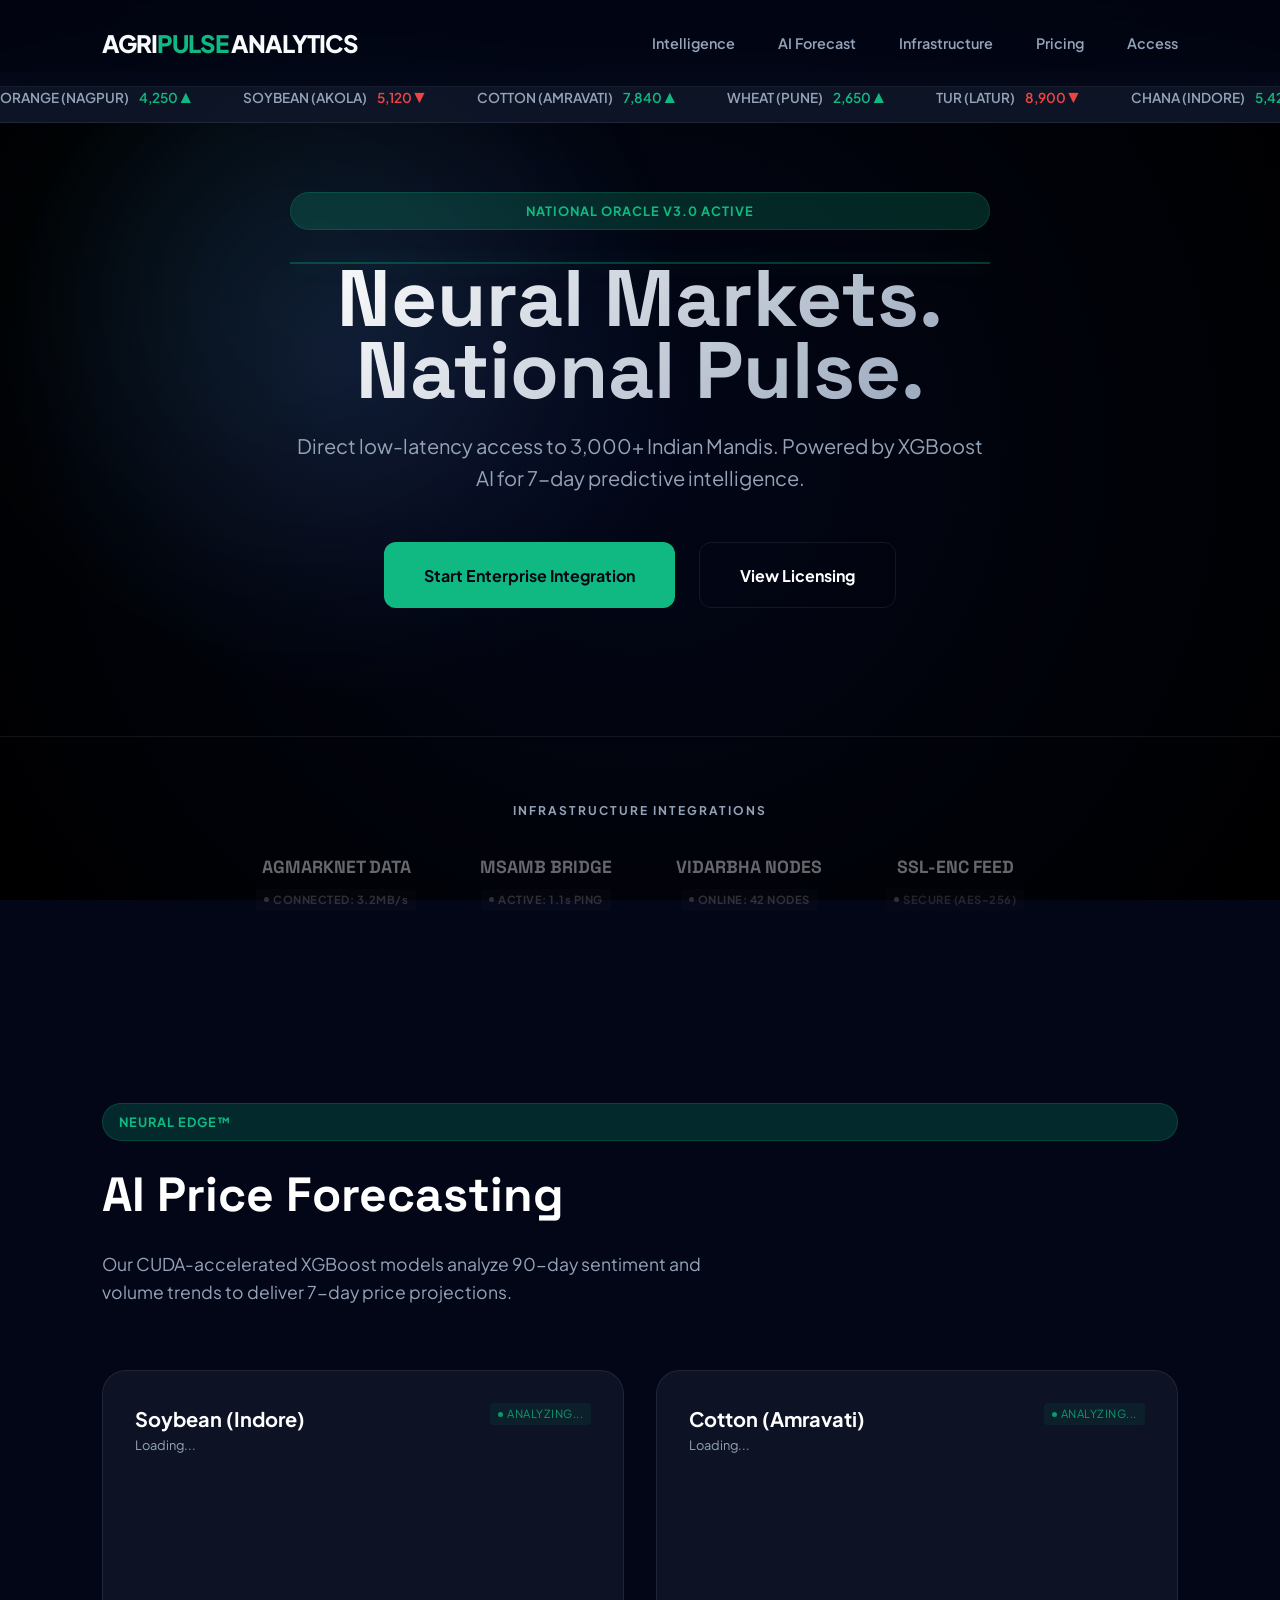
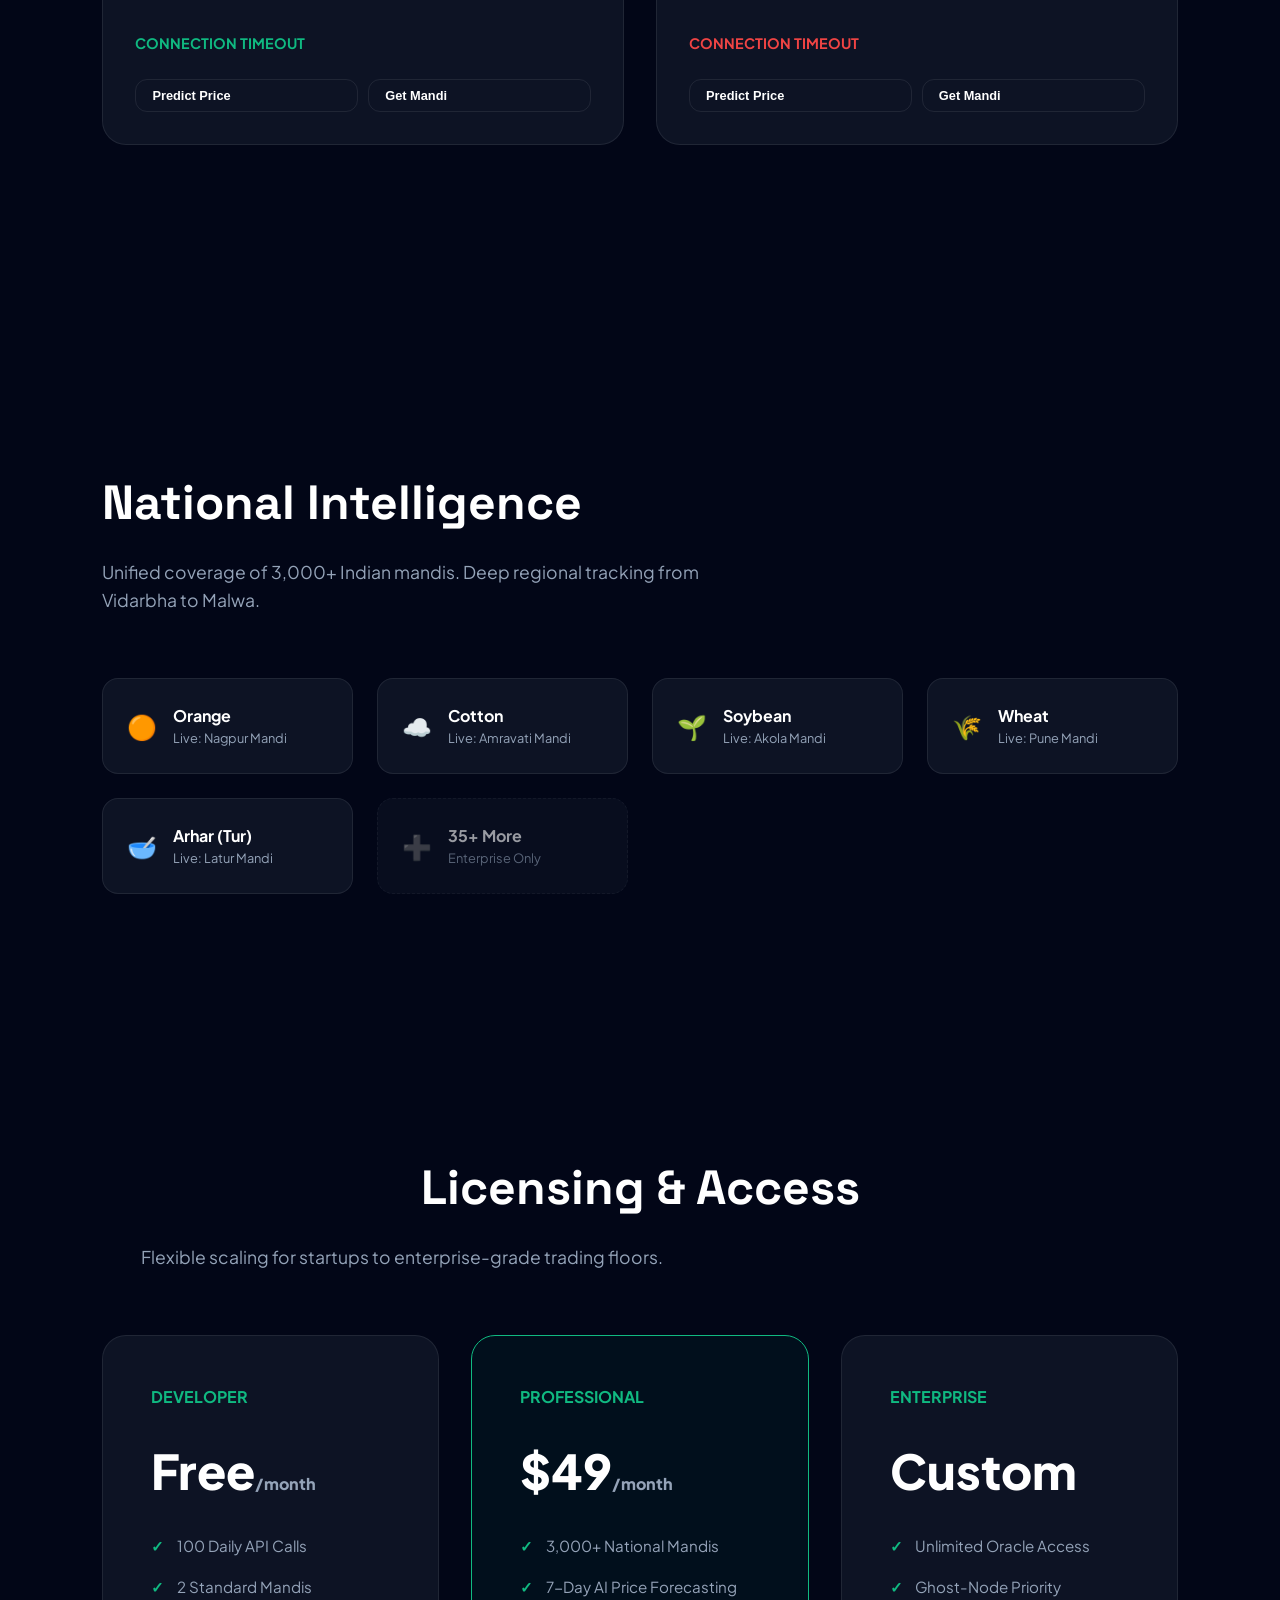
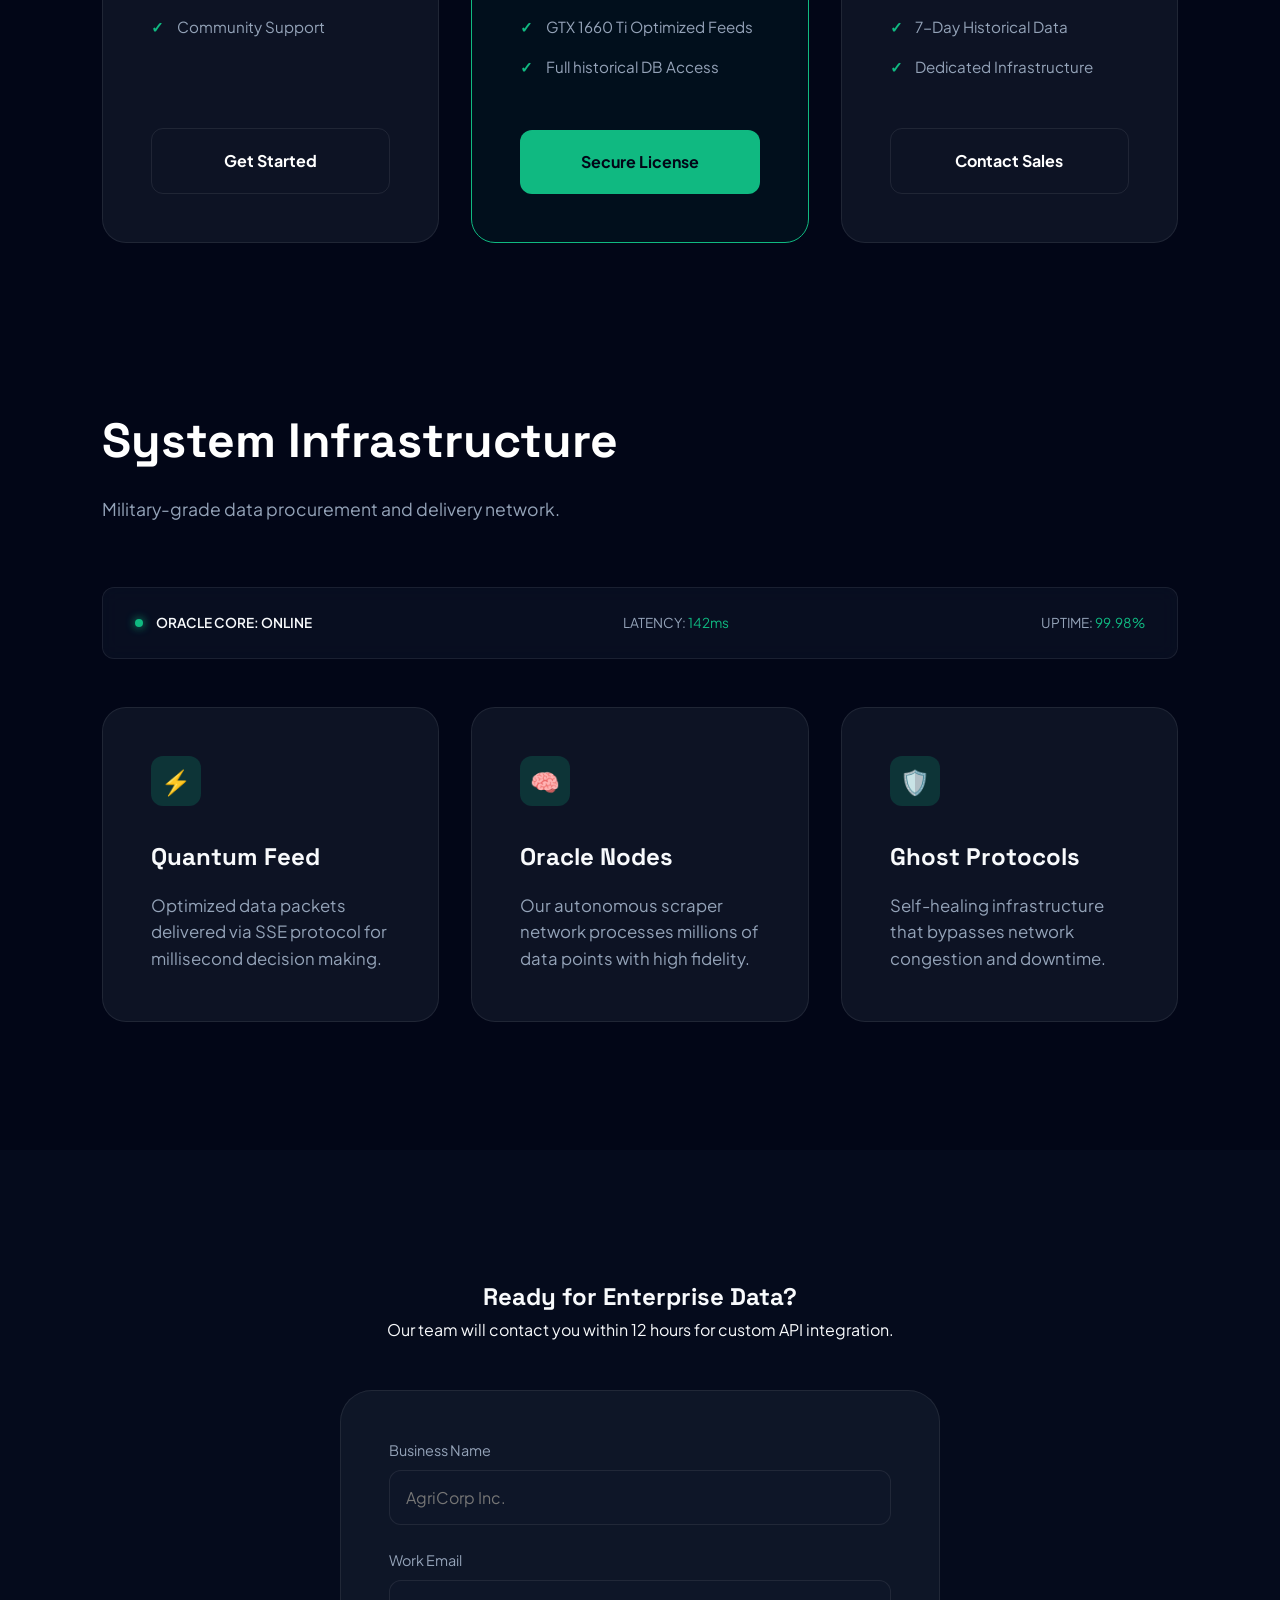
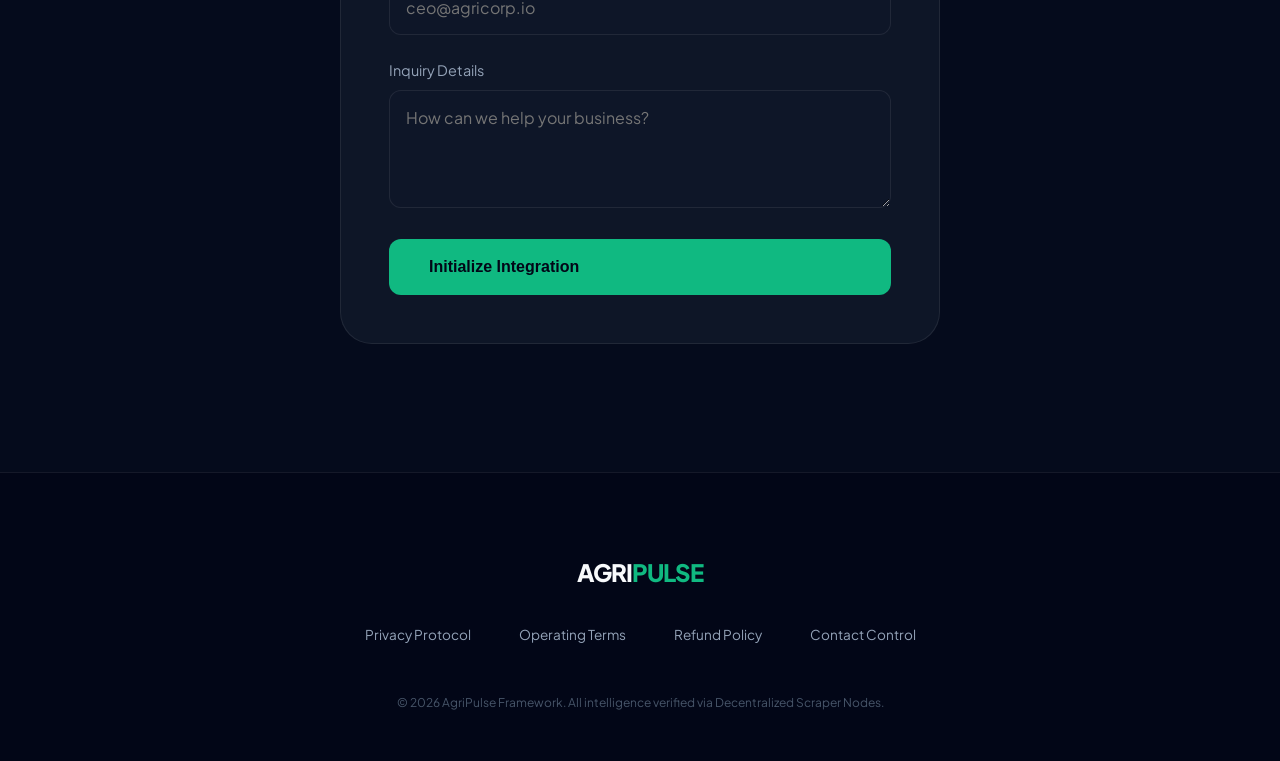
<file: index.html>
<!DOCTYPE html>
<html lang="en">

<head>
    <meta charset="UTF-8">
    <meta name="viewport" content="width=device-width, initial-scale=1.0">
    <title>AgriPulse | Quantum Mandi Intelligence</title>
    <link rel="preconnect" href="https://fonts.googleapis.com">
    <link rel="preconnect" href="https://fonts.gstatic.com" crossorigin>
    <link
        href="https://fonts.googleapis.com/css2?family=Plus+Jakarta+Sans:wght@400;500;600;700;800&family=Space+Grotesk:wght@500;700&display=swap"
        rel="stylesheet">

    <link rel="stylesheet" href="style.css">
</head>

<body>

    <div class="particles">
        <div class="blob"></div>
        <div class="blob-2"></div>
    </div>

    <header>
        <div class="logo">AGRI<span>PULSE</span> ANALYTICS</div>
        <nav>
            <a href="#intelligence">Intelligence</a>
            <a href="#ai-forecast">AI Forecast</a>
            <a href="#infrastructure">Infrastructure</a>
            <a href="#pricing">Pricing</a>
            <a href="#access">Access</a>
        </nav>
    </header>

    <div class="market-ticker">
        <div class="ticker-content">
            <div class="ticker-item">ORANGE (NAGPUR) <span>4,250 ▲</span></div>
            <div class="ticker-item">SOYBEAN (AKOLA) <span style="color: #ef4444;">5,120 ▼</span></div>
            <div class="ticker-item">COTTON (AMRAVATI) <span>7,840 ▲</span></div>
            <div class="ticker-item">WHEAT (PUNE) <span>2,650 ▲</span></div>
            <div class="ticker-item">TUR (LATUR) <span style="color: #ef4444;">8,900 ▼</span></div>
            <div class="ticker-item">CHANA (INDORE) <span>5,420 ▲</span></div>
            <!-- Duplicate for seamless loop -->
            <div class="ticker-item">ORANGE (NAGPUR) <span>4,250 ▲</span></div>
            <div class="ticker-item">SOYBEAN (AKOLA) <span style="color: #ef4444;">5,120 ▼</span></div>
        </div>
    </div>

    <section class="hero">
        <div class="reveal">
            <div class="badge">National Oracle v3.0 Active</div>
            <h1 style="position: relative;">Neural Markets.<br>National Pulse.
                <div
                    style="position: absolute; top: 0; left: 0; width: 100%; height: 2px; background: var(--primary); box-shadow: 0 0 20px var(--primary); animation: scan 4s infinite linear; opacity: 0.3;">
                </div>
            </h1>
            <p>Direct low-latency access to 3,000+ Indian Mandis. Powered by XGBoost AI for 7-day predictive
                intelligence.
            </p>
            <div class="cta-container" style="justify-content: center;">
                <a href="#access" class="btn btn-primary">Start Enterprise Integration</a>
                <a href="#pricing" class="btn btn-secondary">View Licensing</a>
            </div>
        </div>
    </section>

    <style>
        @keyframes scan {
            0% {
                top: 0;
            }

            50% {
                top: 100%;
            }

            100% {
                top: 0;
            }
        }
    </style>

    <section class="partners reveal">
        <div
            style="font-size: 0.75rem; color: var(--text-dim); text-transform: uppercase; letter-spacing: 2px; margin-bottom: 2rem; font-weight: 700;">
            Infrastructure Integrations</div>
        <div class="partner-grid">
            <div class="partner-logo">
                AGMARKNET DATA
                <div class="source-stat">CONNECTED: 3.2MB/s</div>
            </div>
            <div class="partner-logo">
                MSAMB BRIDGE
                <div class="source-stat">ACTIVE: 1.1s PING</div>
            </div>
            <div class="partner-logo">
                VIDARBHA NODES
                <div class="source-stat">ONLINE: 42 NODES</div>
            </div>
            <div class="partner-logo">
                SSL-ENC FEED
                <div class="source-stat" style="color: #6366f1; background: rgba(99, 102, 241, 0.1);">SECURE (AES-256)
                </div>
            </div>
        </div>
    </section>

    <!-- AI FORECAST SECTION -->
    <section id="ai-forecast" class="market-intelligence reveal">
        <div class="section-header">
            <div class="badge" style="margin-bottom: 1rem;">Neural Edge™</div>
            <h2>AI Price Forecasting</h2>
            <p>Our CUDA-accelerated XGBoost models analyze 90-day sentiment and volume trends to deliver 7-day price
                projections.</p>
        </div>

        <div class="grid" style="padding: 0; margin-bottom: 4rem;">
            <div class="card" style="padding: 2rem;" id="forecast-soybean">
                <div style="display: flex; justify-content: space-between; align-items: start; margin-bottom: 2rem;">
                    <div>
                        <h4 style="color: white; font-size: 1.25rem;">Soybean (Indore)</h4>
                        <p style="font-size: 0.8rem;" class="current-price">Loading...</p>
                    </div>
                    <div class="source-stat confidence-badge">ANALYZING...</div>
                </div>
                <!-- Mini Chart Visualization -->
                <div class="chart-viz"
                    style="height: 120px; display: flex; align-items: flex-end; gap: 8px; margin-bottom: 1.5rem;">
                    <!-- Dynamically Populated -->
                </div>
                <p style="font-size: 0.9rem; color: var(--primary); font-weight: 700; margin-bottom: 1.5rem;"
                    class="prediction-text">
                    CALCULATING...</p>
                <div style="display: flex; gap: 10px;">
                    <button class="btn btn-secondary" style="padding: 0.5rem 1rem; font-size: 0.8rem; flex: 1;"
                        onclick="handlePredict('Soybean', 'Indore')">Predict Price</button>
                    <button class="btn btn-secondary" style="padding: 0.5rem 1rem; font-size: 0.8rem; flex: 1;"
                        onclick="handleMandi('Soybean', 'Indore')">Get Mandi</button>
                </div>
            </div>

            <div class="card" style="padding: 2rem;" id="forecast-cotton">
                <div style="display: flex; justify-content: space-between; align-items: start; margin-bottom: 2rem;">
                    <div>
                        <h4 style="color: white; font-size: 1.25rem;">Cotton (Amravati)</h4>
                        <p style="font-size: 0.8rem;" class="current-price">Loading...</p>
                    </div>
                    <div class="source-stat confidence-badge">ANALYZING...</div>
                </div>
                <div class="chart-viz"
                    style="height: 120px; display: flex; align-items: flex-end; gap: 8px; margin-bottom: 1.5rem;">
                    <!-- Dynamically Populated -->
                </div>
                <p style="font-size: 0.9rem; color: #ef4444; font-weight: 700; margin-bottom: 1.5rem;"
                    class="prediction-text">CALCULATING...
                </p>
                <div style="display: flex; gap: 10px;">
                    <button class="btn btn-secondary" style="padding: 0.5rem 1rem; font-size: 0.8rem; flex: 1;"
                        onclick="handlePredict('Cotton', 'Amravati')">Predict Price</button>
                    <button class="btn btn-secondary" style="padding: 0.5rem 1rem; font-size: 0.8rem; flex: 1;"
                        onclick="handleMandi('Cotton', 'Amravati')">Get Mandi</button>
                </div>
            </div>
        </div>
    </section>

    <!-- INTELLIGENCE SECTION -->
    <section id="intelligence" class="market-intelligence reveal">
        <div class="section-header">
            <h2>National Intelligence</h2>
            <p>Unified coverage of 3,000+ Indian mandis. Deep regional tracking from Vidarbha to Malwa.</p>
        </div>

        <div class="commodity-grid">
            <div class="commodity-item">
                <span class="commodity-icon">🟠</span>
                <div>
                    <h4 style="color: white;">Orange</h4>
                    <p style="font-size: 0.8rem; color: var(--text-dim);">Live: Nagpur Mandi</p>
                </div>
            </div>
            <div class="commodity-item">
                <span class="commodity-icon">☁️</span>
                <div>
                    <h4 style="color: white;">Cotton</h4>
                    <p style="font-size: 0.8rem; color: var(--text-dim);">Live: Amravati Mandi</p>
                </div>
            </div>
            <div class="commodity-item">
                <span class="commodity-icon">🌱</span>
                <div>
                    <h4 style="color: white;">Soybean</h4>
                    <p style="font-size: 0.8rem; color: var(--text-dim);">Live: Akola Mandi</p>
                </div>
            </div>
            <div class="commodity-item">
                <span class="commodity-icon">🌾</span>
                <div>
                    <h4 style="color: white;">Wheat</h4>
                    <p style="font-size: 0.8rem; color: var(--text-dim);">Live: Pune Mandi</p>
                </div>
            </div>
            <div class="commodity-item">
                <span class="commodity-icon">🥣</span>
                <div>
                    <h4 style="color: white;">Arhar (Tur)</h4>
                    <p style="font-size: 0.8rem; color: var(--text-dim);">Live: Latur Mandi</p>
                </div>
            </div>
            <div class="commodity-item" style="border-style: dashed; opacity: 0.6;">
                <span class="commodity-icon">➕</span>
                <div>
                    <h4 style="color: white;">35+ More</h4>
                    <p style="font-size: 0.8rem; color: var(--text-dim);">Enterprise Only</p>
                </div>
            </div>
        </div>
    </section>

    <!-- PRICING SECTION -->
    <section id="pricing" class="pricing-section reveal">
        <div class="section-header" style="text-align: center; margin: 0 auto;">
            <h2>Licensing & Access</h2>
            <p>Flexible scaling for startups to enterprise-grade trading floors.</p>
        </div>

        <div class="pricing-grid">
            <div class="pricing-card">
                <h4 style="color: var(--primary);">DEVELOPER</h4>
                <div class="price">Free<span>/month</span></div>
                <ul class="feat-list">
                    <li>100 Daily API Calls</li>
                    <li>2 Standard Mandis</li>
                    <li>Community Support</li>
                </ul>
                <a href="#access" class="btn btn-secondary" style="width: 100%; justify-content: center;">Get
                    Started</a>
            </div>
            <div class="pricing-card featured">
                <h4 style="color: var(--primary);">PROFESSIONAL</h4>
                <div class="price">$49<span>/month</span></div>
                <ul class="feat-list">
                    <li>3,000+ National Mandis</li>
                    <li>7-Day AI Price Forecasting</li>
                    <li>GTX 1660 Ti Optimized Feeds</li>
                    <li>Full historical DB Access</li>
                </ul>
                <a href="#access" class="btn btn-primary" style="width: 100%; justify-content: center;">Secure
                    License</a>
            </div>
            <div class="pricing-card">
                <h4 style="color: var(--primary);">ENTERPRISE</h4>
                <div class="price">Custom</div>
                <ul class="feat-list">
                    <li>Unlimited Oracle Access</li>
                    <li>Ghost-Node Priority</li>
                    <li>7-Day Historical Data</li>
                    <li>Dedicated Infrastructure</li>
                </ul>
                <a href="#access" class="btn btn-secondary" style="width: 100%; justify-content: center;">Contact
                    Sales</a>
            </div>
        </div>
    </section>

    <!-- INFRASTRUCTURE SECTION -->
    <section id="infrastructure" class="market-intelligence reveal" style="padding-top: 2rem;">
        <div class="section-header">
            <h2>System Infrastructure</h2>
            <p>Military-grade data procurement and delivery network.</p>
        </div>

        <div class="status-bar">
            <div class="status-item">
                <div class="status-indicator"></div>
                <span style="font-size: 0.85rem; font-weight: 600;">ORACLE CORE: ONLINE</span>
            </div>
            <div class="status-item">
                <span style="font-size: 0.85rem; color: var(--text-dim);">LATENCY: <span
                        style="color: var(--primary);">142ms</span></span>
            </div>
            <div class="status-item">
                <span style="font-size: 0.85rem; color: var(--text-dim);">UPTIME: <span
                        style="color: var(--primary);">99.98%</span></span>
            </div>
        </div>

        <div class="grid" style="padding: 0;">
            <div class="card reveal">
                <div class="card-icon">⚡</div>
                <h3>Quantum Feed</h3>
                <p>Optimized data packets delivered via SSE protocol for millisecond decision making.</p>
            </div>
            <div class="card reveal" style="transition-delay: 0.1s;">
                <div class="card-icon">🧠</div>
                <h3>Oracle Nodes</h3>
                <p>Our autonomous scraper network processes millions of data points with high fidelity.</p>
            </div>
            <div class="card reveal" style="transition-delay: 0.2s;">
                <div class="card-icon">🛡️</div>
                <h3>Ghost Protocols</h3>
                <p>Self-healing infrastructure that bypasses network congestion and downtime.</p>
            </div>
        </div>
    </section>

    <section id="access" class="contact-section">
        <div class="reveal">
            <h2>Ready for Enterprise Data?</h2>
            <p>Our team will contact you within 12 hours for custom API integration.</p>

            <div class="form-container">
                <form id="leadForm">
                    <div class="form-group">
                        <label>Business Name</label>
                        <input type="text" name="name" placeholder="AgriCorp Inc." required>
                    </div>
                    <div class="form-group">
                        <label>Work Email</label>
                        <input type="email" name="email" placeholder="ceo@agricorp.io" required>
                    </div>
                    <div class="form-group">
                        <label>Inquiry Details</label>
                        <textarea name="message" rows="4" placeholder="How can we help your business?"></textarea>
                    </div>
                    <button type="submit" class="btn btn-primary" style="width: 100%;">Initialize Integration</button>
                    <p id="formStatus" style="margin-top: 1rem; font-size: 0.9rem; text-align: center; display: none;">
                    </p>
                </form>
            </div>
        </div>
    </section>

    <footer>
        <div class="logo">AGRI<span>PULSE</span></div>
        <div class="footer-links">
            <a href="privacy.html">Privacy Protocol</a>
            <a href="terms.html">Operating Terms</a>
            <a href="refund.html">Refund Policy</a>
            <a href="#access">Contact Control</a>
        </div>
        <p style="margin-top: 3rem; font-size: 0.75rem; color: #475569;">
            &copy; 2026 AgriPulse Framework. All intelligence verified via Decentralized Scraper Nodes.
        </p>
    </footer>

    <script src="script.js"></script>
</body>

</html>
</file>
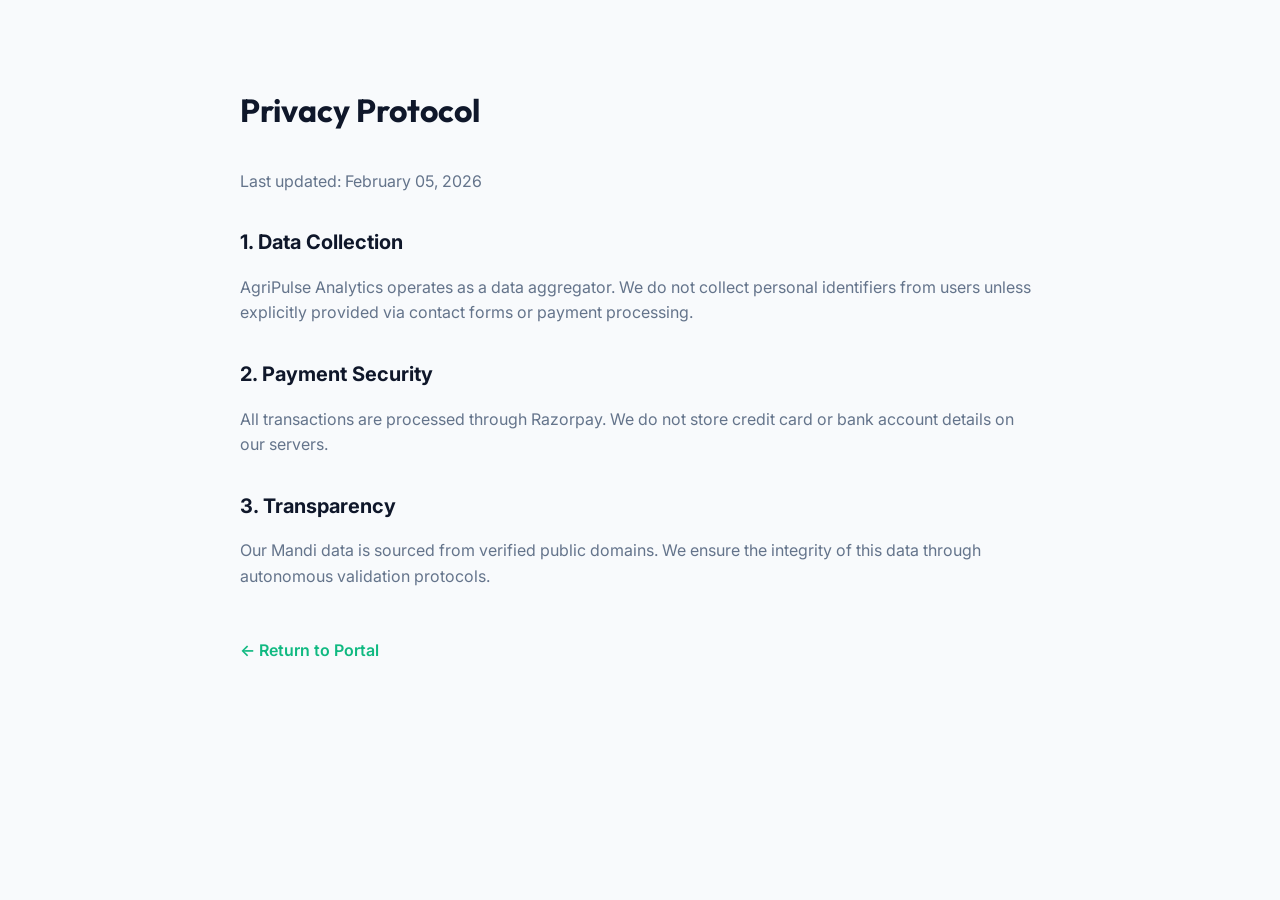
<file: privacy.html>
<!DOCTYPE html>
<html lang="en">

<head>
    <meta charset="UTF-8">
    <meta name="viewport" content="width=device-width, initial-scale=1.0">
    <title>Privacy Protocol | AgriPulse Analytics</title>
    <link href="https://fonts.googleapis.com/css2?family=Inter:wght@400;500;600&family=Outfit:wght@700;800&display=swap"
        rel="stylesheet">
    <style>
        body {
            font-family: 'Inter', sans-serif;
            color: #1e293b;
            background-color: #f8fafc;
            line-height: 1.6;
            padding: 4rem 5%;
            max-width: 800px;
            margin: 0 auto;
        }

        h1 {
            font-family: 'Outfit', sans-serif;
            margin-bottom: 2rem;
            color: #0f172a;
        }

        h2 {
            margin-top: 2rem;
            color: #0f172a;
            font-size: 1.25rem;
        }

        p {
            margin-bottom: 1rem;
            color: #64748b;
        }

        .back {
            margin-top: 3rem;
            display: block;
            color: #10b981;
            text-decoration: none;
            font-weight: 600;
        }
    </style>
</head>

<body>
    <h1>Privacy Protocol</h1>
    <p>Last updated: February 05, 2026</p>

    <h2>1. Data Collection</h2>
    <p>AgriPulse Analytics operates as a data aggregator. We do not collect personal identifiers from users unless
        explicitly provided via contact forms or payment processing.</p>

    <h2>2. Payment Security</h2>
    <p>All transactions are processed through Razorpay. We do not store credit card or bank account details on our
        servers.</p>

    <h2>3. Transparency</h2>
    <p>Our Mandi data is sourced from verified public domains. We ensure the integrity of this data through autonomous
        validation protocols.</p>

    <a href="/" class="back">← Return to Portal</a>
</body>

</html>
</file>
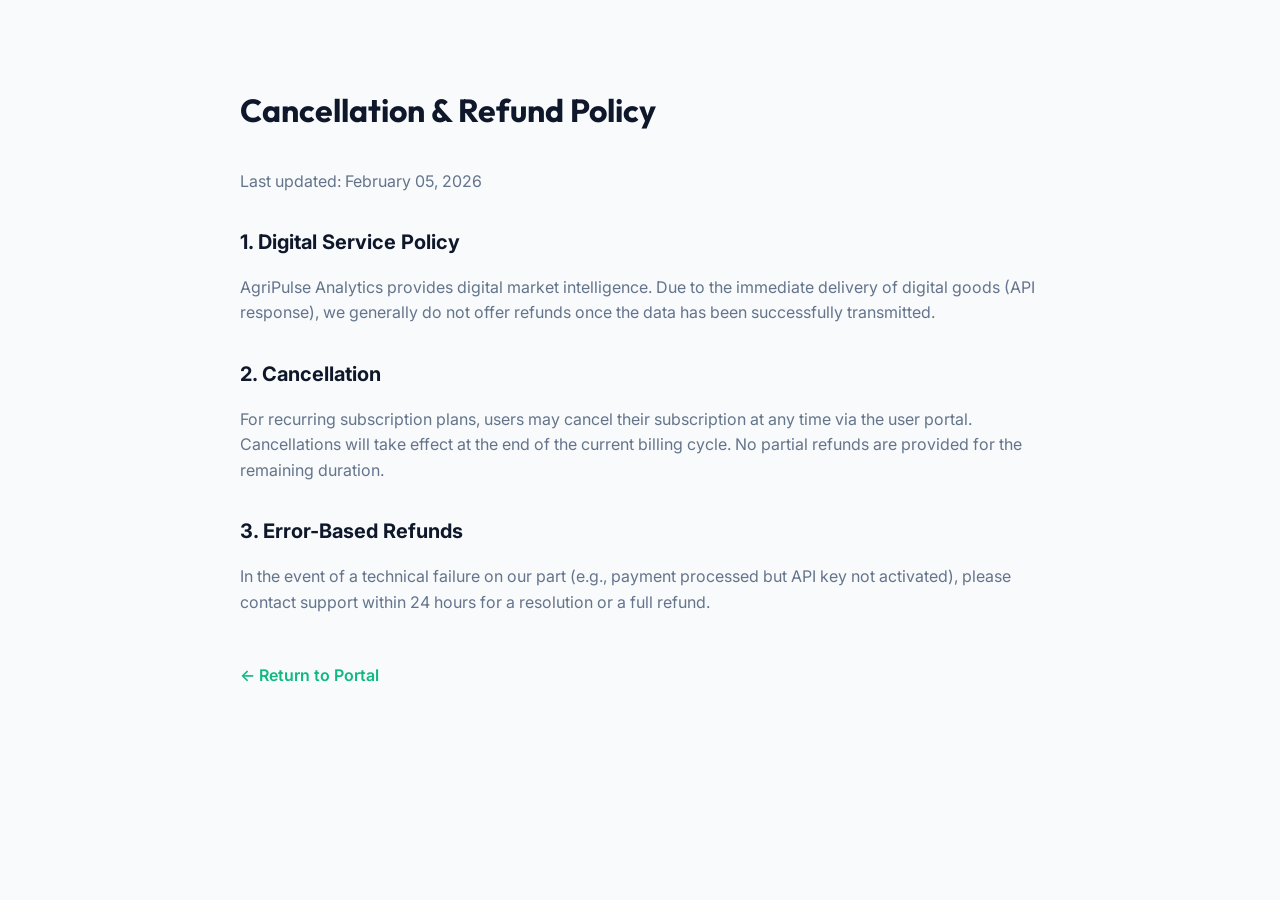
<file: refund.html>
<!DOCTYPE html>
<html lang="en">

<head>
    <meta charset="UTF-8">
    <meta name="viewport" content="width=device-width, initial-scale=1.0">
    <title>Cancellation & Refund | AgriPulse Analytics</title>
    <link href="https://fonts.googleapis.com/css2?family=Inter:wght@400;500;600&family=Outfit:wght@700;800&display=swap"
        rel="stylesheet">
    <style>
        body {
            font-family: 'Inter', sans-serif;
            color: #1e293b;
            background-color: #f8fafc;
            line-height: 1.6;
            padding: 4rem 5%;
            max-width: 800px;
            margin: 0 auto;
        }

        h1 {
            font-family: 'Outfit', sans-serif;
            margin-bottom: 2rem;
            color: #0f172a;
        }

        h2 {
            margin-top: 2rem;
            color: #0f172a;
            font-size: 1.25rem;
        }

        p {
            margin-bottom: 1rem;
            color: #64748b;
        }

        .back {
            margin-top: 3rem;
            display: block;
            color: #10b981;
            text-decoration: none;
            font-weight: 600;
        }
    </style>
</head>

<body>
    <h1>Cancellation & Refund Policy</h1>
    <p>Last updated: February 05, 2026</p>

    <h2>1. Digital Service Policy</h2>
    <p>AgriPulse Analytics provides digital market intelligence. Due to the immediate delivery of digital goods (API
        response), we generally do not offer refunds once the data has been successfully transmitted.</p>

    <h2>2. Cancellation</h2>
    <p>For recurring subscription plans, users may cancel their subscription at any time via the user portal.
        Cancellations will take effect at the end of the current billing cycle. No partial refunds are provided for the
        remaining duration.</p>

    <h2>3. Error-Based Refunds</h2>
    <p>In the event of a technical failure on our part (e.g., payment processed but API key not activated), please
        contact support within 24 hours for a resolution or a full refund.</p>

    <a href="/" class="back">← Return to Portal</a>
</body>

</html>
</file>
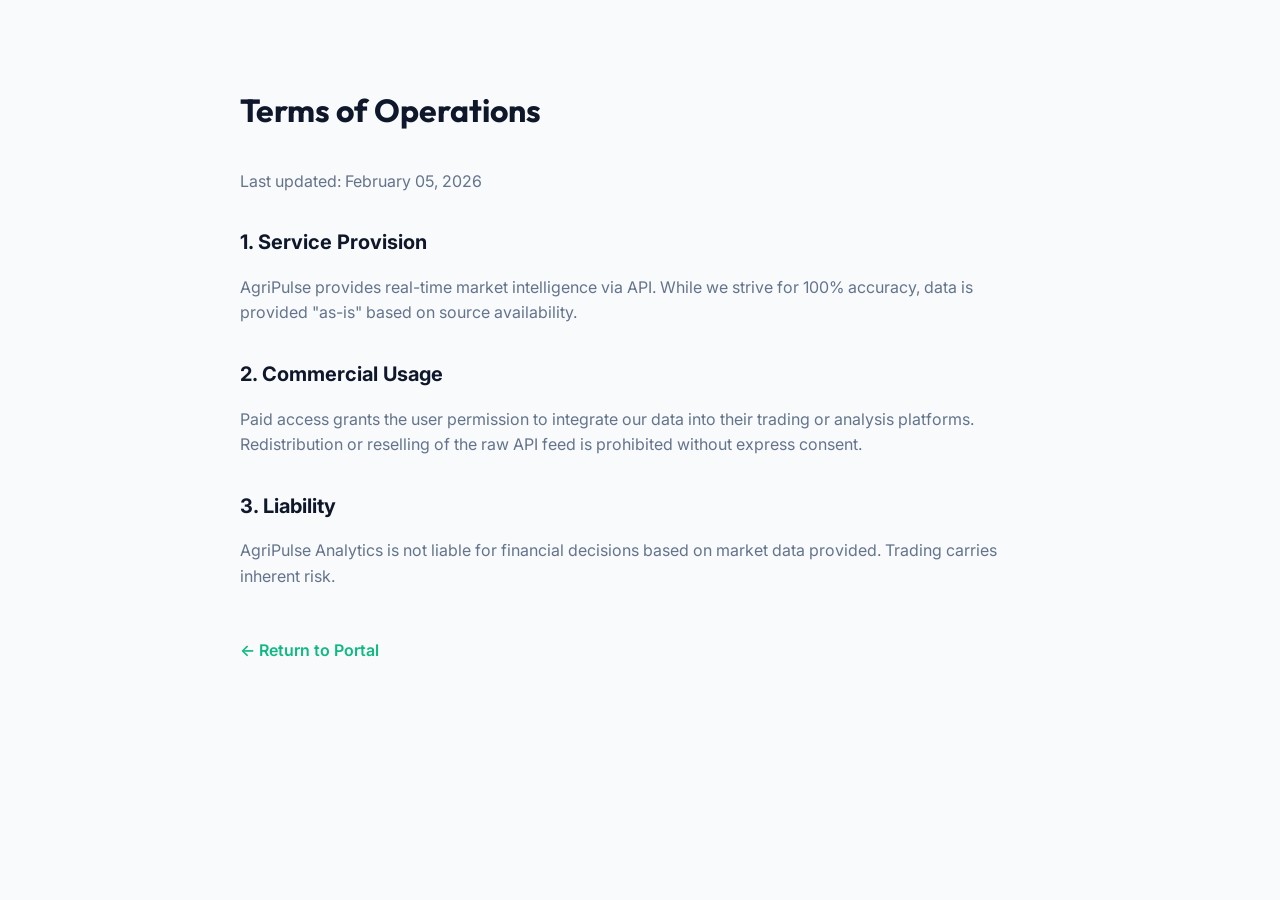
<file: terms.html>
<!DOCTYPE html>
<html lang="en">

<head>
    <meta charset="UTF-8">
    <meta name="viewport" content="width=device-width, initial-scale=1.0">
    <title>Terms of Operations | AgriPulse Analytics</title>
    <link href="https://fonts.googleapis.com/css2?family=Inter:wght@400;500;600&family=Outfit:wght@700;800&display=swap"
        rel="stylesheet">
    <style>
        body {
            font-family: 'Inter', sans-serif;
            color: #1e293b;
            background-color: #f8fafc;
            line-height: 1.6;
            padding: 4rem 5%;
            max-width: 800px;
            margin: 0 auto;
        }

        h1 {
            font-family: 'Outfit', sans-serif;
            margin-bottom: 2rem;
            color: #0f172a;
        }

        h2 {
            margin-top: 2rem;
            color: #0f172a;
            font-size: 1.25rem;
        }

        p {
            margin-bottom: 1rem;
            color: #64748b;
        }

        .back {
            margin-top: 3rem;
            display: block;
            color: #10b981;
            text-decoration: none;
            font-weight: 600;
        }
    </style>
</head>

<body>
    <h1>Terms of Operations</h1>
    <p>Last updated: February 05, 2026</p>

    <h2>1. Service Provision</h2>
    <p>AgriPulse provides real-time market intelligence via API. While we strive for 100% accuracy, data is provided
        "as-is" based on source availability.</p>

    <h2>2. Commercial Usage</h2>
    <p>Paid access grants the user permission to integrate our data into their trading or analysis platforms.
        Redistribution or reselling of the raw API feed is prohibited without express consent.</p>

    <h2>3. Liability</h2>
    <p>AgriPulse Analytics is not liable for financial decisions based on market data provided. Trading carries inherent
        risk.</p>

    <a href="/" class="back">← Return to Portal</a>
</body>

</html>
</file>
<file: style.css>
:root {
    --bg: #020617;
    --card-bg: rgba(30, 41, 59, 0.4);
    --primary: #10b981;
    --primary-glow: rgba(16, 185, 129, 0.2);
    --secondary: #6366f1;
    --text-main: #f8fafc;
    --text-dim: #94a3b8;
    --border: rgba(255, 255, 255, 0.08);
    --transition: all 0.5s cubic-bezier(0.16, 1, 0.3, 1);
    --ticker-speed: 30s;
}

* {
    margin: 0;
    padding: 0;
    box-sizing: border-box;
    scroll-behavior: smooth;
}

body {
    font-family: 'Plus Jakarta Sans', sans-serif;
    background-color: var(--bg);
    color: var(--text-main);
    overflow-x: hidden;
    line-height: 1.6;
}

/* --- Advanced Background Animations --- */
.particles {
    position: fixed;
    top: 0;
    left: 0;
    width: 100%;
    height: 100%;
    z-index: -1;
    overflow: hidden;
    background:
        radial-gradient(circle at 50% 50%, #020617 0%, #000 100%);
}

.blob {
    position: absolute;
    width: 600px;
    height: 600px;
    background: radial-gradient(circle, var(--primary-glow) 0%, transparent 70%);
    filter: blur(100px);
    border-radius: 50%;
    animation: move 20s infinite alternate cubic-bezier(0.45, 0, 0.55, 1);
    opacity: 0.6;
    pointer-events: none;
}

.blob-2 {
    top: 40%;
    left: 50%;
    width: 700px;
    height: 700px;
    background: radial-gradient(circle, rgba(99, 102, 241, 0.15) 0%, transparent 70%);
    animation: move 25s infinite alternate-reverse cubic-bezier(0.45, 0, 0.55, 1);
}

@keyframes move {
    0% {
        transform: translate(-20%, -20%) scale(1) rotate(0deg);
    }

    100% {
        transform: translate(30%, 30%) scale(1.3) rotate(10deg);
    }
}

/* --- Typography --- */
h1,
h2,
h3 {
    font-family: 'Space Grotesk', sans-serif;
}

.reveal {
    opacity: 0;
    transform: translateY(40px);
    transition: var(--transition);
}

.reveal.active {
    opacity: 1;
    transform: translateY(0);
}

/* --- Header --- */
header {
    position: fixed;
    top: 0;
    width: 100%;
    z-index: 1000;
    padding: 1.5rem 8%;
    background: rgba(2, 6, 23, 0.7);
    backdrop-filter: blur(20px);
    border-bottom: 1px solid var(--border);
    display: flex;
    justify-content: space-between;
    align-items: center;
}

.logo {
    font-size: 1.5rem;
    font-weight: 800;
    letter-spacing: -1px;
}

.logo span {
    color: var(--primary);
}

nav a {
    text-decoration: none;
    color: var(--text-dim);
    margin-left: 2.5rem;
    font-weight: 600;
    font-size: 0.9rem;
    transition: var(--transition);
}

nav a:hover {
    color: var(--primary);
}

/* --- Hero Section --- */
.hero {
    padding: 12rem 8% 8rem;
    text-align: center;
    display: flex;
    flex-direction: column;
    align-items: center;
}

.badge {
    background: var(--primary-glow);
    color: var(--primary);
    padding: 0.5rem 1rem;
    border-radius: 99px;
    font-size: 0.8rem;
    font-weight: 700;
    text-transform: uppercase;
    letter-spacing: 1px;
    margin-bottom: 2rem;
    border: 1px solid rgba(16, 185, 129, 0.2);
}

.hero h1 {
    font-size: clamp(3rem, 8vw, 5rem);
    line-height: 0.9;
    margin-bottom: 1.5rem;
    background: linear-gradient(135deg, #fff 0%, #94a3b8 100%);
    background-clip: text;
    -webkit-background-clip: text;
    -webkit-text-fill-color: transparent;
}

.hero p {
    font-size: 1.25rem;
    color: var(--text-dim);
    max-width: 700px;
    margin-bottom: 3rem;
}

.cta-container {
    display: flex;
    gap: 1.5rem;
}

.btn {
    padding: 1.2rem 2.5rem;
    border-radius: 12px;
    text-decoration: none;
    font-weight: 700;
    font-size: 1rem;
    transition: var(--transition);
    display: flex;
    align-items: center;
    gap: 0.8rem;
    cursor: pointer;
    border: none;
}

.btn-primary {
    background: var(--primary);
    color: var(--bg);
}

.btn-primary:hover {
    transform: scale(1.05);
    box-shadow: 0 0 30px var(--primary-glow);
}

.btn-secondary {
    background: transparent;
    color: white;
    border: 1px solid var(--border);
}

.btn-secondary:hover {
    background: rgba(255, 255, 255, 0.05);
    border-color: var(--text-dim);
}

/* --- Market Intelligence Section --- */
.market-intelligence {
    padding: 8rem 8%;
    max-width: 1400px;
    margin: 0 auto;
}

.section-header {
    margin-bottom: 4rem;
    text-align: left;
}

.section-header h2 {
    font-size: 3rem;
    margin-bottom: 1rem;
    color: white;
}

.section-header p {
    color: var(--text-dim);
    font-size: 1.1rem;
    max-width: 600px;
}

.commodity-grid {
    display: grid;
    grid-template-columns: repeat(auto-fill, minmax(200px, 1fr));
    gap: 1.5rem;
}

.commodity-item {
    background: var(--card-bg);
    border: 1px solid var(--border);
    padding: 1.5rem;
    border-radius: 16px;
    display: flex;
    align-items: center;
    gap: 1rem;
    transition: var(--transition);
}

.commodity-item:hover {
    border-color: var(--primary);
    background: rgba(16, 185, 129, 0.05);
}

.commodity-icon {
    font-size: 1.5rem;
}

/* --- Infrastructure Status --- */
.status-bar {
    background: rgba(15, 23, 42, 0.5);
    border: 1px solid var(--border);
    padding: 1.5rem 2rem;
    border-radius: 12px;
    display: flex;
    justify-content: space-between;
    align-items: center;
    margin-bottom: 3rem;
    backdrop-filter: blur(10px);
}

.status-item {
    display: flex;
    align-items: center;
    gap: 0.8rem;
}

.status-indicator {
    width: 8px;
    height: 8px;
    border-radius: 50%;
    background: var(--primary);
    box-shadow: 0 0 10px var(--primary);
    animation: pulse-simple 2s infinite;
}

@keyframes pulse-simple {
    0% {
        opacity: 1;
    }

    50% {
        opacity: 0.4;
    }

    100% {
        opacity: 1;
    }
}

/* --- Scrapping Grid --- */
.grid {
    padding: 2rem 8% 8rem;
    display: grid;
    grid-template-columns: repeat(auto-fit, minmax(320px, 1fr));
    gap: 2rem;
    max-width: 1400px;
    margin: 0 auto;
}

.card {
    background: var(--card-bg);
    padding: 3rem;
    border-radius: 24px;
    border: 1px solid var(--border);
    transition: var(--transition);
    position: relative;
    overflow: hidden;
}

.card:hover {
    border-color: var(--primary);
    transform: translateY(-10px);
    box-shadow: 0 30px 60px -20px rgba(0, 0, 0, 0.5);
}

.card-icon {
    width: 50px;
    height: 50px;
    background: var(--primary-glow);
    border-radius: 12px;
    display: flex;
    align-items: center;
    justify-content: center;
    margin-bottom: 2rem;
    font-size: 1.5rem;
    color: var(--primary);
}

.card h3 {
    font-size: 1.5rem;
    margin-bottom: 1rem;
}

.card p {
    color: var(--text-dim);
    font-size: 1.05rem;
}

/* --- Lead Form Section --- */
.contact-section {
    padding: 8rem 8%;
    background: rgba(15, 23, 42, 0.3);
    text-align: center;
}

.form-container {
    max-width: 600px;
    margin: 3rem auto 0;
    background: var(--card-bg);
    padding: 3rem;
    border-radius: 32px;
    border: 1px solid var(--border);
    text-align: left;
}

.form-group {
    margin-bottom: 1.5rem;
}

.form-group label {
    display: block;
    margin-bottom: 0.5rem;
    font-size: 0.9rem;
    color: var(--text-dim);
}

input,
textarea {
    width: 100%;
    padding: 1rem;
    border-radius: 12px;
    background: rgba(15, 23, 42, 0.8);
    border: 1px solid var(--border);
    color: white;
    font-family: inherit;
    font-size: 1rem;
    transition: var(--transition);
}

input:focus,
textarea:focus {
    outline: none;
    border-color: var(--primary);
    box-shadow: 0 0 0 4px var(--primary-glow);
}

/* --- Footer --- */
footer {
    padding: 5rem 8% 3rem;
    border-top: 1px solid var(--border);
    text-align: center;
}

.footer-links {
    margin-top: 2rem;
    display: flex;
    justify-content: center;
    gap: 3rem;
}

.footer-links a {
    color: var(--text-dim);
    text-decoration: none;
    font-size: 0.85rem;
}

.footer-links a:hover {
    color: white;
}

/* --- Live Ticker --- */
.market-ticker {
    background: rgba(15, 23, 42, 0.9);
    border-bottom: 1px solid var(--border);
    padding: 0.75rem 0;
    overflow: hidden;
    white-space: nowrap;
    position: fixed;
    top: 72px;
    /* Below Header */
    width: 100%;
    z-index: 999;
}

.ticker-content {
    display: inline-block;
    animation: ticker var(--ticker-speed) linear infinite;
}

.ticker-item {
    display: inline-block;
    margin-right: 3rem;
    font-size: 0.85rem;
    font-weight: 600;
    color: var(--text-dim);
}

.ticker-item span {
    color: var(--primary);
    margin-left: 0.5rem;
}

.ticker-item.down span {
    color: #ef4444;
}

@keyframes ticker {
    0% {
        transform: translateX(100%);
    }

    100% {
        transform: translateX(-100%);
    }
}

/* --- Pricing Section --- */
.pricing-section {
    padding: 8rem 8%;
    text-align: center;
}

.pricing-grid {
    display: grid;
    grid-template-columns: repeat(auto-fit, minmax(300px, 1fr));
    gap: 2rem;
    max-width: 1200px;
    margin: 4rem auto 0;
}

.pricing-card {
    background: var(--card-bg);
    border: 1px solid var(--border);
    border-radius: 24px;
    padding: 3rem;
    transition: var(--transition);
    display: flex;
    flex-direction: column;
    text-align: left;
}

.pricing-card:hover {
    border-color: var(--primary);
    transform: translateY(-10px);
}

.pricing-card.featured {
    border-color: var(--primary);
    background: rgba(16, 185, 129, 0.05);
}

.price {
    font-size: 3rem;
    font-weight: 800;
    margin: 1.5rem 0;
    color: white;
}

.price span {
    font-size: 1rem;
    color: var(--text-dim);
}

.feat-list {
    list-style: none;
    margin-bottom: 2rem;
    flex-grow: 1;
}

.feat-list li {
    margin-bottom: 1rem;
    color: var(--text-dim);
    font-size: 0.95rem;
    display: flex;
    align-items: center;
    gap: 0.8rem;
}

.feat-list li::before {
    content: '✓';
    color: var(--primary);
    font-weight: 800;
}

/* --- Trust Section --- */
.partners {
    padding: 4rem 8%;
    border-top: 1px solid var(--border);
    text-align: center;
}

.partner-grid {
    display: flex;
    justify-content: center;
    gap: 4rem;
    flex-wrap: wrap;
    opacity: 0.4;
    filter: grayscale(1);
    margin-top: 2rem;
}

.partner-logo {
    font-family: 'Space Grotesk', sans-serif;
    font-size: 1.1rem;
    font-weight: 700;
    color: white;
    display: flex;
    flex-direction: column;
    align-items: center;
    gap: 0.5rem;
}

.source-stat {
    font-size: 0.7rem;
    color: var(--primary);
    font-family: 'Plus Jakarta Sans', sans-serif;
    letter-spacing: 0.5px;
    opacity: 0.8;
    background: rgba(16, 185, 129, 0.1);
    padding: 2px 8px;
    border-radius: 4px;
    display: flex;
    align-items: center;
    gap: 4px;
}

.source-stat::before {
    content: '';
    width: 5px;
    height: 5px;
    background: var(--primary);
    border-radius: 50%;
    display: inline-block;
    animation: pulse-simple 1.5s infinite;
}

@keyframes scan {
    0% {
        top: 0;
    }

    50% {
        top: 100%;
    }

    100% {
        top: 0;
    }
}

@media (max-width: 768px) {
    header {
        padding: 1.2rem 5%;
    }

    nav {
        display: none;
    }

    .hero {
        padding: 10rem 5% 5rem;
    }

    .form-container {
        padding: 2rem;
    }
}
</file>
